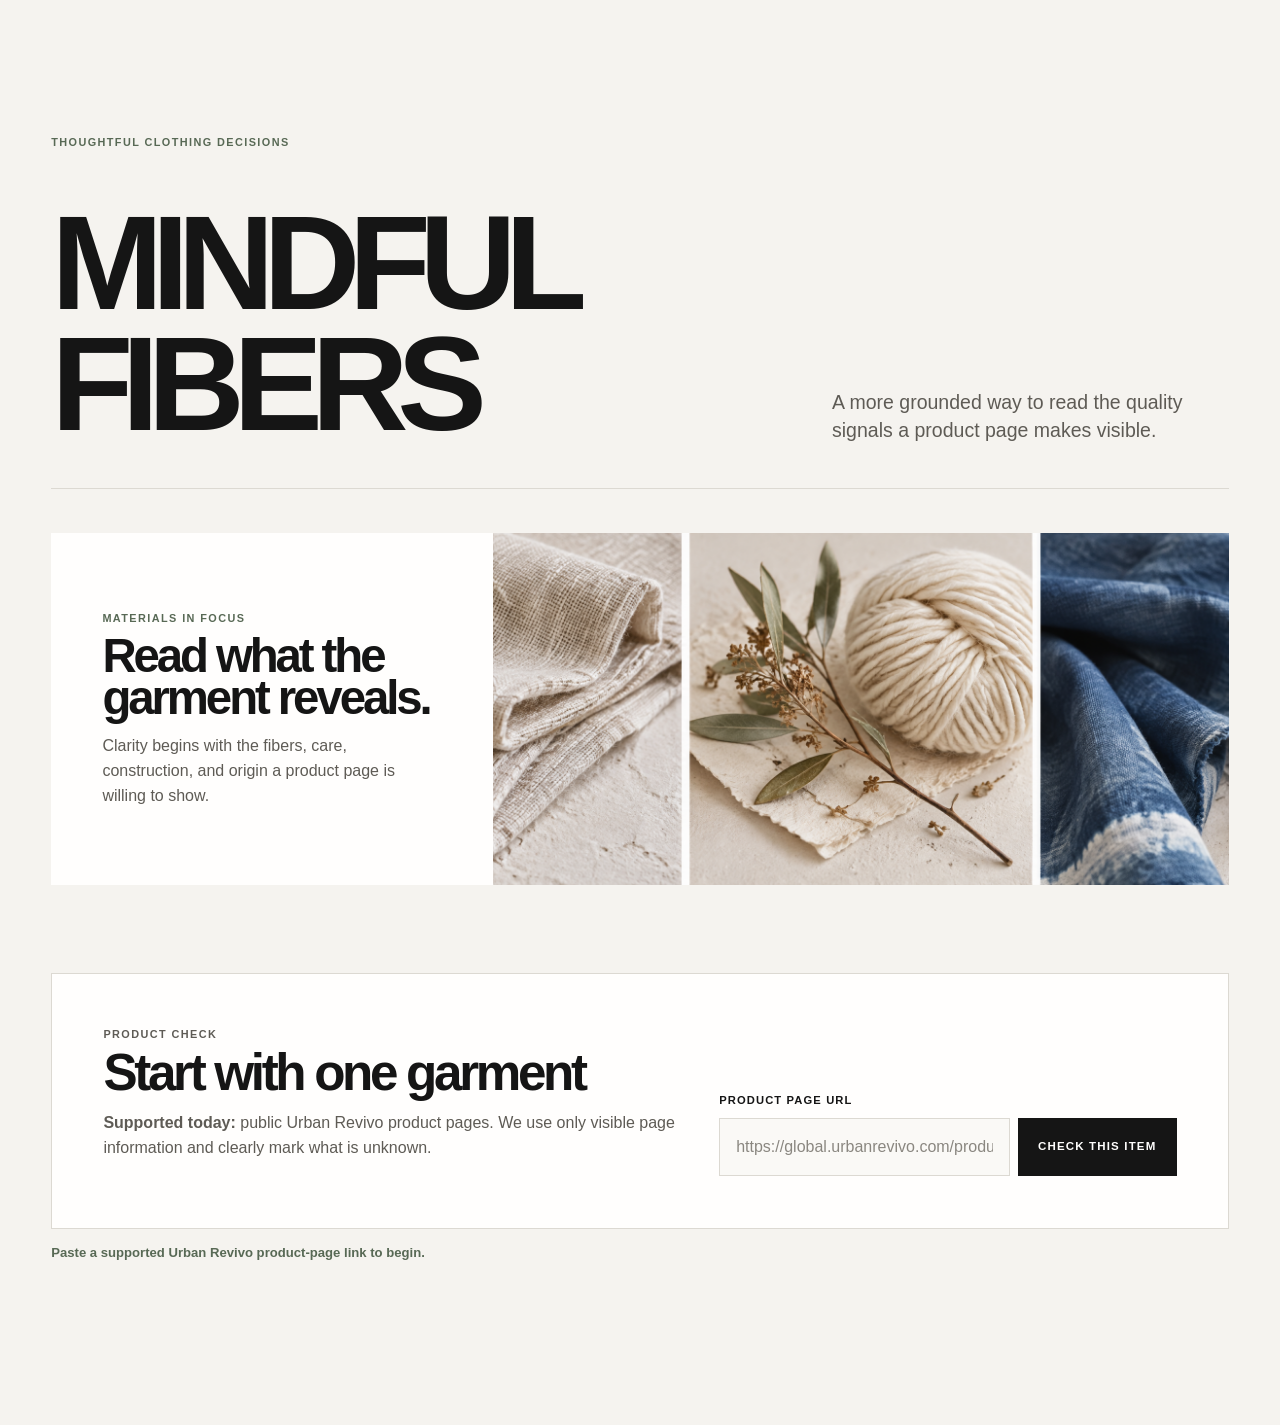
<file: index.html>
<!doctype html>
<html lang="en">
  <head>
    <meta charset="UTF-8" />
    <meta name="viewport" content="width=device-width, initial-scale=1.0" />
    <meta name="description" content="A transparent, evidence-based clothing product-quality assessment." />
    <title>Mindful Fibers</title>
    <link rel="stylesheet" href="./style.css?v=phase3-research" />
    <script type="module" src="./app.js?v=phase3-research"></script>
  </head>
  <body>
    <main class="site-shell">
      <header class="masthead" aria-labelledby="site-title">
        <p class="eyebrow">Thoughtful clothing decisions</p>
        <h1 id="site-title">Mindful<br />Fibers</h1>
        <p class="intro">A more grounded way to read the quality signals a product page makes visible.</p>
      </header>

      <figure class="material-story" aria-labelledby="material-story-title">
        <figcaption>
          <p class="section-kicker">Materials in focus</p>
          <h2 id="material-story-title">Read what the garment reveals.</h2>
          <p>Clarity begins with the fibers, care, construction, and origin a product page is willing to show.</p>
        </figcaption>
        <img src="./assets/textile-materials-triptych.png" alt="Three editorial studies of natural textiles: raw linen, wool yarn with a botanical branch, and indigo cotton." />
      </figure>

      <section class="check-panel" aria-labelledby="check-title">
        <div>
          <p class="section-kicker">Product check</p>
          <h2 id="check-title">Start with one garment</h2>
          <p id="source-guidance"><strong>Supported today:</strong> public Urban Revivo product pages. We use only visible page information and clearly mark what is unknown.</p>
        </div>
        <form id="product-form" class="product-form" novalidate>
          <label for="product-url">Product page URL</label>
          <div class="form-row">
            <input id="product-url" name="product-url" type="url" placeholder="https://global.urbanrevivo.com/products/..." autocomplete="url" aria-describedby="source-guidance" />
            <button id="check-button" type="submit">Check this item</button>
          </div>
        </form>
      </section>

      <section class="status-region" aria-live="polite" aria-atomic="true">
        <p id="status-line" role="status"></p>
      </section>

      <section id="result-container" class="result-region" aria-live="polite" aria-label="Assessment results"></section>

      <section class="preview-panel" aria-labelledby="preview-title" hidden>
        <div>
          <p class="section-kicker">Foundation preview</p>
          <h2 id="preview-title">Inspect every visible state</h2>
          <p>These controls exist only to test Phase 1 states with controlled sample data.</p>
        </div>
        <div class="preview-actions" aria-label="Preview controls">
          <button type="button" data-preview="result">Sample result</button>
          <button type="button" data-preview="empty">Empty state</button>
          <button type="button" data-preview="error">Error state</button>
          <button type="button" data-preview="busy">Busy state</button>
        </div>
      </section>

    </main>
  </body>
</html>
</file>
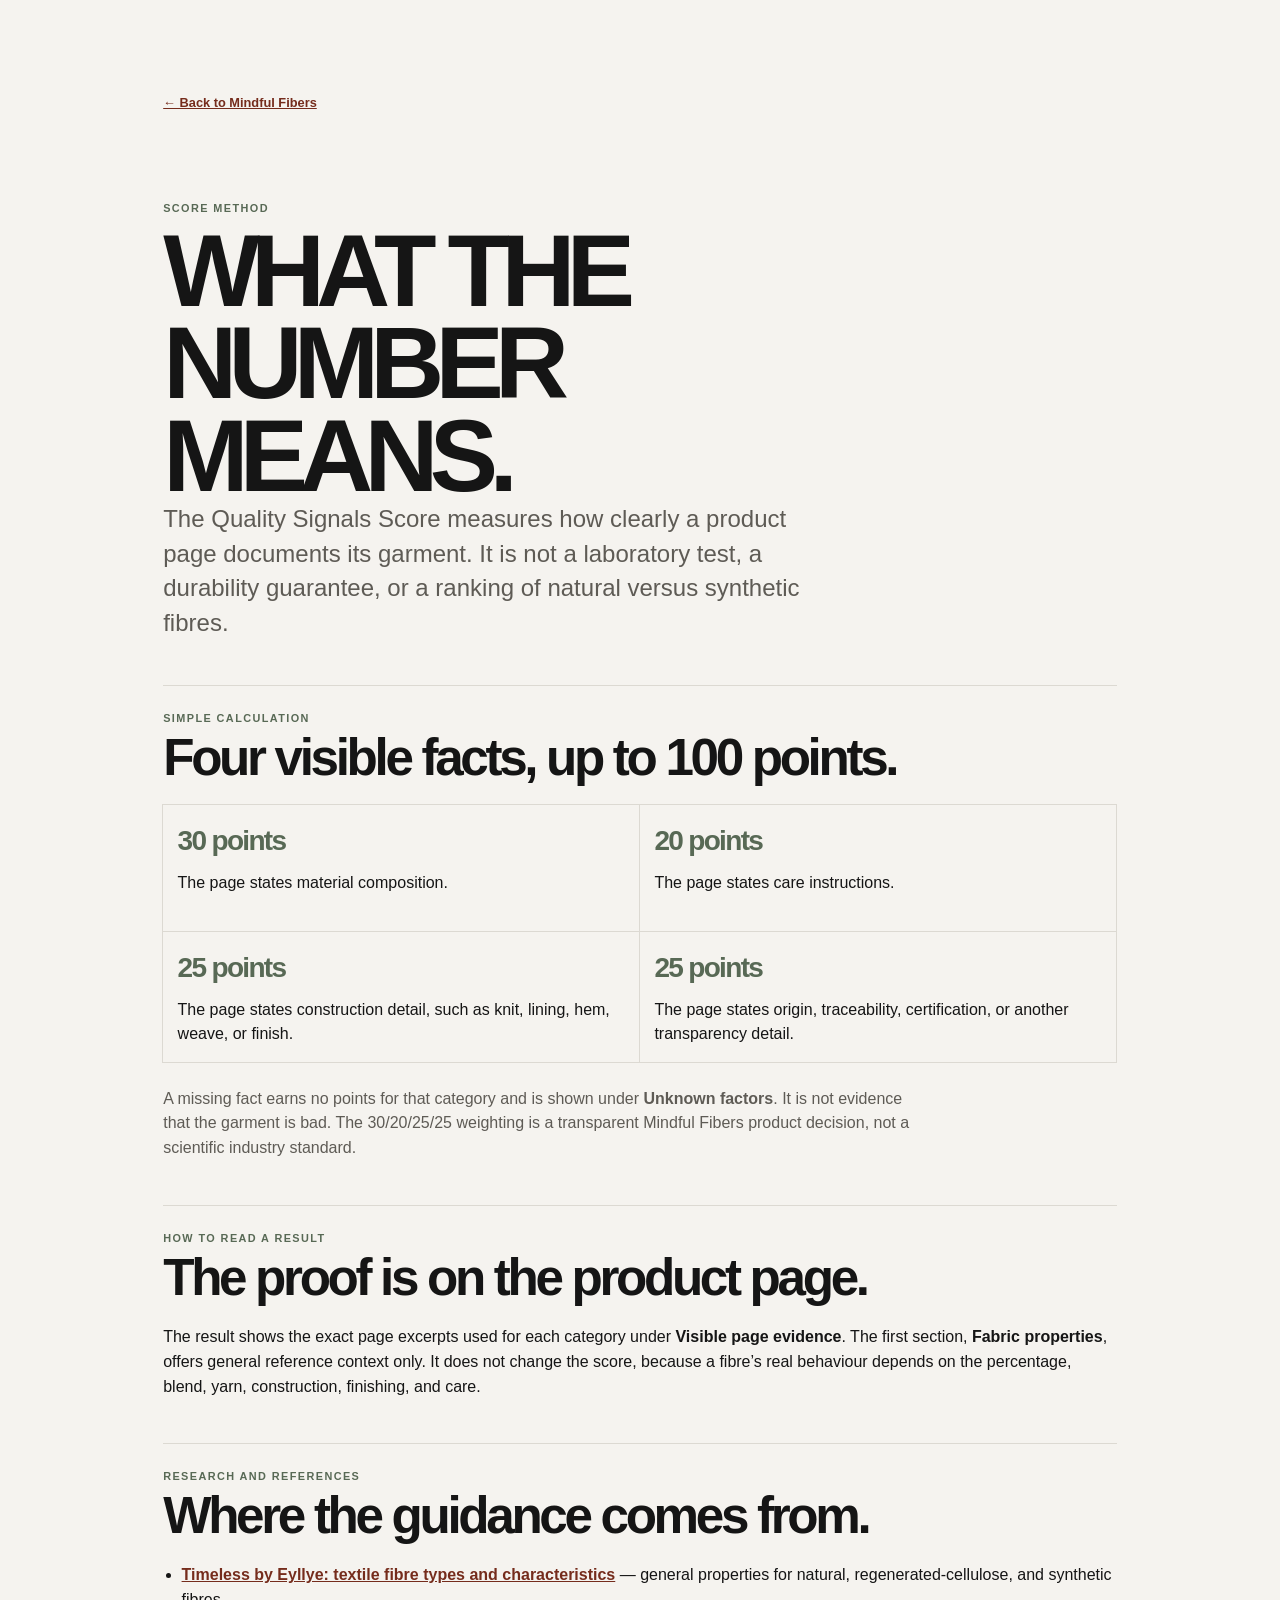
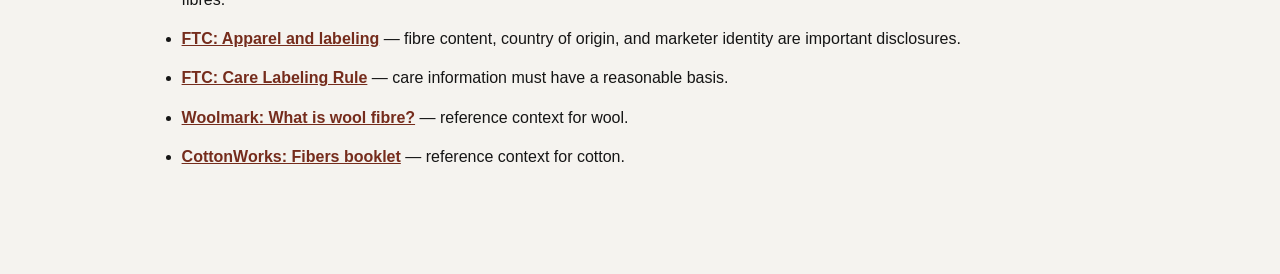
<file: score-method.html>
<!doctype html>
<html lang="en">
  <head>
    <meta charset="UTF-8" />
    <meta name="viewport" content="width=device-width, initial-scale=1.0" />
    <meta name="description" content="Mindful Fibers score method and research sources." />
    <title>Score method — Mindful Fibers</title>
    <link rel="stylesheet" href="./style.css?v=phase3-research" />
  </head>
  <body>
    <main class="method-page">
      <a class="method-back" href="./index.html">← Back to Mindful Fibers</a>
      <p class="eyebrow">Score method</p>
      <h1>What the number means.</h1>
      <p class="method-intro">The Quality Signals Score measures how clearly a product page documents its garment. It is not a laboratory test, a durability guarantee, or a ranking of natural versus synthetic fibres.</p>

      <section class="method-section" aria-labelledby="calculation-title">
        <p class="section-kicker">Simple calculation</p>
        <h2 id="calculation-title">Four visible facts, up to 100 points.</h2>
        <div class="method-rules">
          <p><strong>30 points</strong><span>The page states material composition.</span></p>
          <p><strong>20 points</strong><span>The page states care instructions.</span></p>
          <p><strong>25 points</strong><span>The page states construction detail, such as knit, lining, hem, weave, or finish.</span></p>
          <p><strong>25 points</strong><span>The page states origin, traceability, certification, or another transparency detail.</span></p>
        </div>
        <p class="method-note">A missing fact earns no points for that category and is shown under <strong>Unknown factors</strong>. It is not evidence that the garment is bad. The 30/20/25/25 weighting is a transparent Mindful Fibers product decision, not a scientific industry standard.</p>
      </section>

      <section class="method-section" aria-labelledby="evidence-title">
        <p class="section-kicker">How to read a result</p>
        <h2 id="evidence-title">The proof is on the product page.</h2>
        <p>The result shows the exact page excerpts used for each category under <strong>Visible page evidence</strong>. The first section, <strong>Fabric properties</strong>, offers general reference context only. It does not change the score, because a fibre’s real behaviour depends on the percentage, blend, yarn, construction, finishing, and care.</p>
      </section>

      <section class="method-section" aria-labelledby="research-title">
        <p class="section-kicker">Research and references</p>
        <h2 id="research-title">Where the guidance comes from.</h2>
        <ul class="method-sources">
          <li><a href="https://timeless-eyllye.com/fr/blog/post/les-divers-types-de-fibres-textiles-et-leurs-caracteristiques" target="_blank" rel="noreferrer">Timeless by Eyllye: textile fibre types and characteristics</a> — general properties for natural, regenerated-cellulose, and synthetic fibres.</li>
          <li><a href="https://www.ftc.gov/news-events/topics/tools-consumers/apparel-labeling" target="_blank" rel="noreferrer">FTC: Apparel and labeling</a> — fibre content, country of origin, and marketer identity are important disclosures.</li>
          <li><a href="https://www.ftc.gov/legal-library/browse/rules/care-labeling-textile-wearing-apparel-certain-piece-goods-text" target="_blank" rel="noreferrer">FTC: Care Labeling Rule</a> — care information must have a reasonable basis.</li>
          <li><a href="https://www.woolmark.com/fibre/what-is-the-wool-fibre/" target="_blank" rel="noreferrer">Woolmark: What is wool fibre?</a> — reference context for wool.</li>
          <li><a href="https://cottonworks.com/wp-content/uploads/2017/11/Fibers_Booklet_edited-1.pdf" target="_blank" rel="noreferrer">CottonWorks: Fibers booklet</a> — reference context for cotton.</li>
        </ul>
      </section>
    </main>
  </body>
</html>
</file>
<file: style.css>
:root {
  --canvas: #f5f3ef;
  --paper: #fffefd;
  --ink: #151515;
  --ink-soft: #5e5b55;
  --moss: #586955;
  --clay: #a84c35;
  --clay-dark: #752c1c;
  --flax: #d7c7a8;
  --line: #dcd9d2;
  --error: #9a3027;
  --space-1: 0.5rem;
  --space-2: 0.9rem;
  --space-3: 1.5rem;
  --space-4: 2.75rem;
  --space-5: 5.5rem;
  --radius: 0;
  --font-display: ui-sans-serif, -apple-system, BlinkMacSystemFont, "Helvetica Neue", Arial, sans-serif;
  --font-body: ui-sans-serif, -apple-system, BlinkMacSystemFont, "Helvetica Neue", Arial, sans-serif;
}

* { box-sizing: border-box; }
[hidden] { display: none !important; }
body { background: var(--canvas); color: var(--ink); font-family: var(--font-body); line-height: 1.55; margin: 0; }
button, input { font: inherit; }
button { background: var(--ink); border: 1px solid var(--ink); border-radius: var(--radius); color: var(--paper); cursor: pointer; font-size: 0.72rem; font-weight: 800; letter-spacing: 0.1em; padding: 1rem 1.2rem; text-transform: uppercase; transition: background-color 140ms ease, color 140ms ease; }
button:hover, button:focus-visible { background: var(--clay); border-color: var(--clay); }
button:focus-visible, input:focus-visible, a:focus-visible { outline: 3px solid var(--clay); outline-offset: 3px; }
button:disabled, input:disabled { cursor: wait; opacity: 0.5; }

.site-shell { margin: 0 auto; max-width: 92rem; padding: var(--space-4) clamp(1.25rem, 4vw, 4.5rem) var(--space-5); }
.masthead { border-bottom: 1px solid var(--line); display: grid; grid-template-columns: minmax(0, 1.3fr) minmax(16rem, 0.7fr); gap: var(--space-4); margin-bottom: var(--space-4); padding: clamp(2.5rem, 7vw, 7rem) 0 var(--space-4); }
.masthead .eyebrow { align-self: start; grid-column: 1 / -1; }
.masthead h1 { max-width: 8ch; }
.intro { align-self: end; color: var(--ink-soft); font-size: clamp(1rem, 1.6vw, 1.22rem); line-height: 1.45; margin: 0; max-width: 25rem; }

.eyebrow, .section-kicker, .brand, .verdict-label { color: var(--moss); font-size: 0.68rem; font-weight: 800; letter-spacing: 0.13em; margin: 0 0 var(--space-1); text-transform: uppercase; }
h1, h2, h3, p { margin-top: 0; }
h1, h2 { font-family: var(--font-display); font-weight: 800; line-height: 0.9; }
h1 { font-size: clamp(4rem, 10.5vw, 9.5rem); letter-spacing: -0.085em; margin-bottom: 0; text-transform: uppercase; }
h2 { font-size: clamp(2rem, 4vw, 4.25rem); letter-spacing: -0.065em; }

.material-story { align-items: stretch; background: var(--paper); display: grid; grid-template-columns: minmax(15rem, 0.75fr) minmax(0, 1.25fr); margin: 0 0 var(--space-5); }
.material-story figcaption { align-self: center; padding: clamp(1.5rem, 4vw, 4rem); }
.material-story h2 { font-size: clamp(2.15rem, 3.7vw, 4.25rem); margin-bottom: var(--space-2); }
.material-story p:last-child { color: var(--ink-soft); margin-bottom: 0; max-width: 25rem; }
.material-story img { display: block; height: 100%; min-height: 22rem; object-fit: cover; width: 100%; }

.check-panel, .preview-panel, .assessment-card, .state-card { background: var(--paper); border: 1px solid var(--line); }
.check-panel { display: grid; gap: var(--space-4); grid-template-columns: minmax(0, 1fr) minmax(20rem, 0.8fr); margin: 0 auto; max-width: 76rem; padding: clamp(1.5rem, 4vw, 4rem); }
.check-panel p, .preview-panel p { color: var(--ink-soft); }
.check-panel h2 { margin-bottom: var(--space-2); }
.product-form { align-self: end; }
.product-form label { display: block; font-size: 0.7rem; font-weight: 800; letter-spacing: 0.1em; margin-bottom: var(--space-1); text-transform: uppercase; }
.form-row { display: flex; gap: var(--space-1); }
.form-row input { background: #faf9f6; border: 1px solid var(--line); border-radius: var(--radius); color: var(--ink); flex: 1; min-width: 0; padding: 1rem; }
.form-row input::placeholder { color: #8a8780; opacity: 1; }

.status-region { margin: 0 auto; max-width: 76rem; min-height: 4rem; padding: var(--space-2) 0; }
#status-line { color: var(--moss); font-size: 0.82rem; font-weight: 700; margin-bottom: 0; }
.result-region { margin: 0 auto var(--space-4); max-width: 76rem; }
.assessment-card { padding: clamp(1.5rem, 4vw, 4rem); }
.assessment-card:focus { outline: 3px solid var(--clay); outline-offset: 0.4rem; }
.assessment-top { align-items: start; border-bottom: 1px solid var(--line); display: flex; gap: var(--space-3); justify-content: space-between; margin-bottom: var(--space-3); padding-bottom: var(--space-3); }
.product-title { font-size: clamp(2rem, 5vw, 5.2rem); margin-bottom: var(--space-1); overflow-wrap: anywhere; }
.price { color: var(--ink-soft); margin-bottom: 0; }
.verdict { border-left: 1px solid var(--line); min-width: 11rem; padding-left: var(--space-3); text-align: right; }
.recommendation { color: var(--moss); display: block; font-size: 2rem; font-weight: 800; letter-spacing: -0.06em; }
.score { color: var(--ink-soft); display: block; font-size: 0.85rem; }
.fact-group { border-top: 1px solid var(--line); margin-top: var(--space-2); padding-top: var(--space-2); }
.fact-title { color: var(--moss); font-size: 0.7rem; letter-spacing: 0.12em; margin-bottom: var(--space-1); text-transform: uppercase; }
.fact-group ul { margin: 0; padding-left: 1.15rem; }
.fact-item { margin-bottom: 0.35rem; }
.score-guide { background: #eef0ea; border-left: 3px solid var(--moss); color: var(--ink-soft); font-size: 0.82rem; margin: 0 0 var(--space-3); padding: var(--space-2); }
.score-proof-title { color: var(--ink); display: block; font-size: 0.72rem; letter-spacing: 0.08em; margin-top: var(--space-2); text-transform: uppercase; }
.score-guide ul { margin: var(--space-1) 0; padding-left: 1.1rem; }
.score-proof-item { margin-bottom: 0.2rem; }
.score-sources, .source-link { color: var(--clay-dark); font-weight: 800; }
.transparency-note { background: #f4ecdf; border-left: 3px solid var(--flax); margin: var(--space-3) 0; padding: var(--space-2); }
.state-card { color: var(--ink-soft); font-size: 1.1rem; padding: var(--space-4); }
.error-state { border-color: rgba(154, 48, 39, 0.5); color: var(--error); }
.empty-state { color: var(--ink-soft); }
.busy-state { border-style: dashed; }
.method-page { margin: 0 auto; max-width: 66rem; padding: clamp(2rem, 7vw, 7rem) clamp(1.25rem, 4vw, 4.5rem); }
.method-page > h1 { font-size: clamp(3.25rem, 8vw, 7rem); max-width: 12ch; }
.method-back { color: var(--clay-dark); display: inline-block; font-size: 0.8rem; font-weight: 800; margin-bottom: var(--space-5); }
.method-intro { color: var(--ink-soft); font-size: clamp(1.15rem, 2vw, 1.5rem); line-height: 1.45; max-width: 42rem; }
.method-section { border-top: 1px solid var(--line); margin-top: var(--space-4); padding-top: var(--space-3); }
.method-section h2 { font-size: clamp(1.8rem, 4vw, 3.5rem); margin-bottom: var(--space-3); }
.method-rules { display: grid; grid-template-columns: repeat(2, minmax(0, 1fr)); }
.method-rules p { border: 1px solid var(--line); margin: -1px 0 0 -1px; min-height: 8rem; padding: var(--space-2); }
.method-rules strong { color: var(--moss); display: block; font-size: 1.75rem; letter-spacing: -0.06em; }
.method-rules span { display: block; margin-top: var(--space-1); }
.method-note { color: var(--ink-soft); margin: var(--space-3) 0 0; max-width: 48rem; }
.method-sources { margin: 0; padding-left: 1.15rem; }
.method-sources li { margin-bottom: var(--space-2); }
.method-sources a { color: var(--clay-dark); font-weight: 800; }

@media (max-width: 42rem) {
  .site-shell { padding: var(--space-3) var(--space-2) var(--space-4); }
  .masthead, .material-story, .check-panel { grid-template-columns: 1fr; }
  .masthead { gap: var(--space-3); padding-top: var(--space-4); }
  .masthead .eyebrow { grid-column: auto; }
  h1 { font-size: clamp(3.5rem, 19vw, 5.5rem); }
  .material-story img { min-height: 11rem; }
  .form-row, .assessment-top { align-items: stretch; flex-direction: column; }
  .form-row button { width: 100%; }
  .product-title { font-size: clamp(2.25rem, 12vw, 4rem); }
  .verdict { border-left: 0; border-top: 1px solid var(--line); padding: var(--space-2) 0 0; text-align: left; }
  .method-rules { grid-template-columns: 1fr; }
}
</file>
